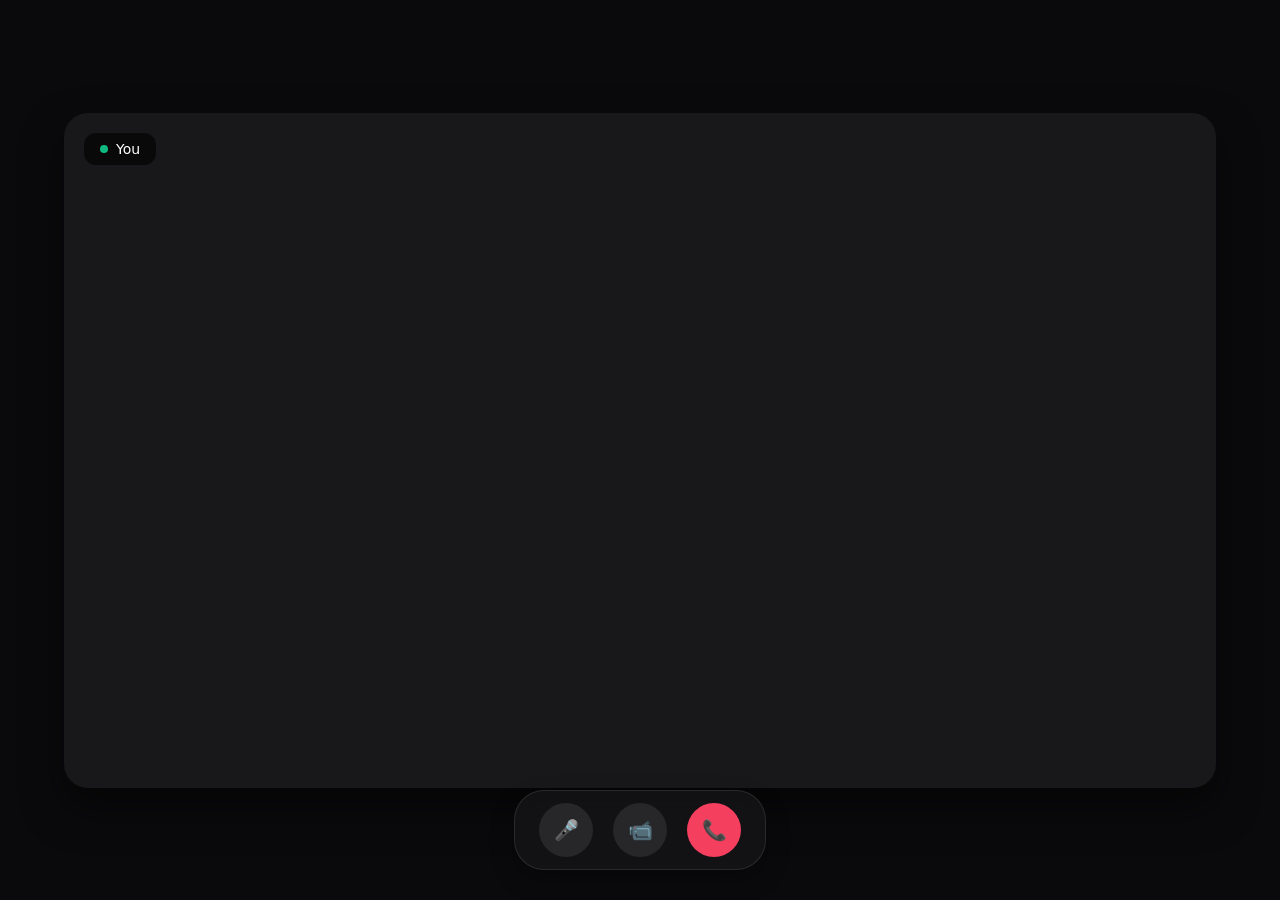
<file: Call.html>
<!DOCTYPE html>
<html lang="en">
<head>
  <meta charset="UTF-8">
  <meta name="viewport" content="width=device-width, initial-scale=1.0">
  <title>Modern Video Call</title>
  <style>
    * { box-sizing: border-box; margin: 0; padding: 0; font-family: 'Inter', system-ui, sans-serif; }
    body { height: 100vh; background: #0a0a0c; color: #ffffff; display: flex; flex-direction: column; align-items: center; justify-content: center; overflow: hidden; }

    #video-container { width: 90%; height: 75%; position: relative; border-radius: 24px; overflow: hidden; box-shadow: 0 20px 40px rgba(0, 0, 0, 0.5); background: #18181b; }
    
    #local-video { width: 100%; height: 100%; object-fit: cover; transform: scaleX(-1); }
    
    .user-tag { position: absolute; top: 20px; left: 20px; background: rgba(0, 0, 0, 0.6); padding: 8px 16px; border-radius: 12px; font-size: 14px; font-weight: 500; backdrop-filter: blur(10px); display: flex; align-items: center; gap: 8px; }
    .user-tag::before { content: ''; width: 8px; height: 8px; background: #10b981; border-radius: 50%; }

    .call-controls { position: absolute; bottom: 30px; left: 50%; transform: translateX(-50%); background: rgba(24, 24, 27, 0.7); padding: 12px 24px; border-radius: 30px; display: flex; gap: 20px; backdrop-filter: blur(15px); border: 1px solid rgba(255, 255, 255, 0.1); box-shadow: 0 10px 25px rgba(0, 0, 0, 0.3); z-index: 10; }
    
    .control-btn { width: 54px; height: 54px; border-radius: 50%; border: none; cursor: pointer; display: flex; align-items: center; justify-content: center; font-size: 20px; color: #ffffff; transition: all 0.2s ease; }
    .control-btn:hover { transform: translateY(-3px); }
    
    .btn-mute { background: #27272a; }
    .btn-mute:hover { background: #3f3f46; }

    .btn-camera { background: #27272a; }
    .btn-camera:hover { background: #3f3f46; }

    .btn-end-call { background: #f43f5e; }
    .btn-end-call:hover { background: #e11d48; }

  </style>
</head>
<body>

  <div id="video-container">
    <video id="local-video" autoplay muted playsinline></video>
    <div class="user-tag">You</div>
  </div>

  <div class="call-controls">
    <button class="control-btn btn-mute">🎤</button>
    <button class="control-btn btn-camera">📹</button>
    <button class="control-btn btn-end-call">📞</button>
  </div>

  <script>
    async function startCamera() {
      try {
        const stream = await navigator.mediaDevices.getUserMedia({ video: true, audio: true });
        const videoElement = document.getElementById('local-video');
        videoElement.srcObject = stream;
      } catch (error) {
        console.error('Error accessing camera:', error);
        alert('Could not access the camera. Please check permissions.');
      }
    }

    startCamera();
  </script>

</body>
</html>
</file>
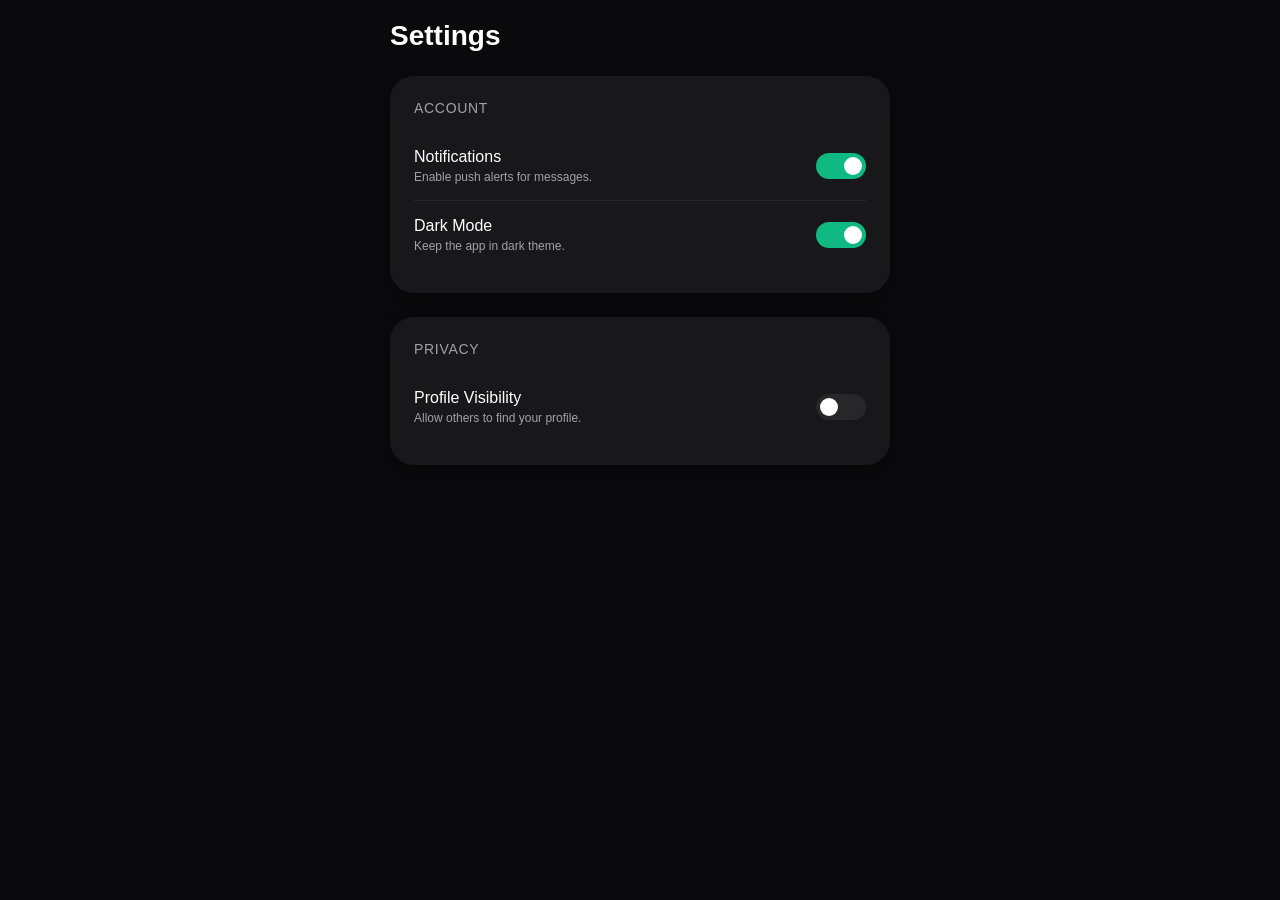
<file: Settings.html>
<html lang="en">
<head>
  <meta charset="UTF-8">
  <meta name="viewport" content="width=device-width, initial-scale=1.0">
  <title>Settings</title>
  <style>
    * { box-sizing: border-box; margin: 0; padding: 0; font-family: 'Inter', sans-serif; }
    body { background-color: #0a0a0c; color: #ffffff; min-height: 100vh; padding: 20px; display: flex; justify-content: center; }
    
    .settings-container { width: 100%; max-width: 500px; }
    
    h2 { font-size: 28px; margin-bottom: 24px; font-weight: 700; }
    
    .settings-section { background-color: #18181b; border-radius: 24px; padding: 24px; margin-bottom: 24px; box-shadow: 0 10px 20px rgba(0, 0, 0, 0.3); }
    
    .section-title { color: #a1a1aa; font-size: 14px; margin-bottom: 16px; text-transform: uppercase; letter-spacing: 0.05em; }
    
    .setting-item { display: flex; justify-content: space-between; align-items: center; padding: 16px 0; border-bottom: 1px solid #27272a; }
    .setting-item:last-child { border-bottom: none; }
    
    .setting-info { display: flex; flex-direction: column; }
    .setting-label { font-size: 16px; font-weight: 500; }
    .setting-desc { font-size: 12px; color: #a1a1aa; margin-top: 4px; }
    
    .switch { position: relative; display: inline-block; width: 50px; height: 26px; }
    .switch input { opacity: 0; width: 0; height: 0; }
    .slider { position: absolute; cursor: pointer; top: 0; left: 0; right: 0; bottom: 0; background-color: #27272a; transition: .4s; border-radius: 34px; }
    .slider:before { position: absolute; content: ""; height: 18px; width: 18px; left: 4px; bottom: 4px; background-color: #ffffff; transition: .4s; border-radius: 50%; }
    input:checked + .slider { background-color: #10b981; }
    input:checked + .slider:before { transform: translateX(24px); }
  </style>
</head>
<body>

  <div class="settings-container">
    <h2>Settings</h2>
    
    <div class="settings-section">
      <div class="section-title">Account</div>
      <div class="setting-item">
        <div class="setting-info">
          <span class="setting-label">Notifications</span>
          <span class="setting-desc">Enable push alerts for messages.</span>
        </div>
        <label class="switch">
          <input type="checkbox" checked>
          <span class="slider"></span>
        </label>
      </div>
      
      <div class="setting-item">
        <div class="setting-info">
          <span class="setting-label">Dark Mode</span>
          <span class="setting-desc">Keep the app in dark theme.</span>
        </div>
        <label class="switch">
          <input type="checkbox" checked>
          <span class="slider"></span>
        </label>
      </div>
    </div>
    
    <div class="settings-section">
      <div class="section-title">Privacy</div>
      <div class="setting-item">
        <div class="setting-info">
          <span class="setting-label">Profile Visibility</span>
          <span class="setting-desc">Allow others to find your profile.</span>
        </div>
        <label class="switch">
          <input type="checkbox">
          <span class="slider"></span>
        </label>
      </div>
    </div>
  </div>

</body>
</html>
</file>
